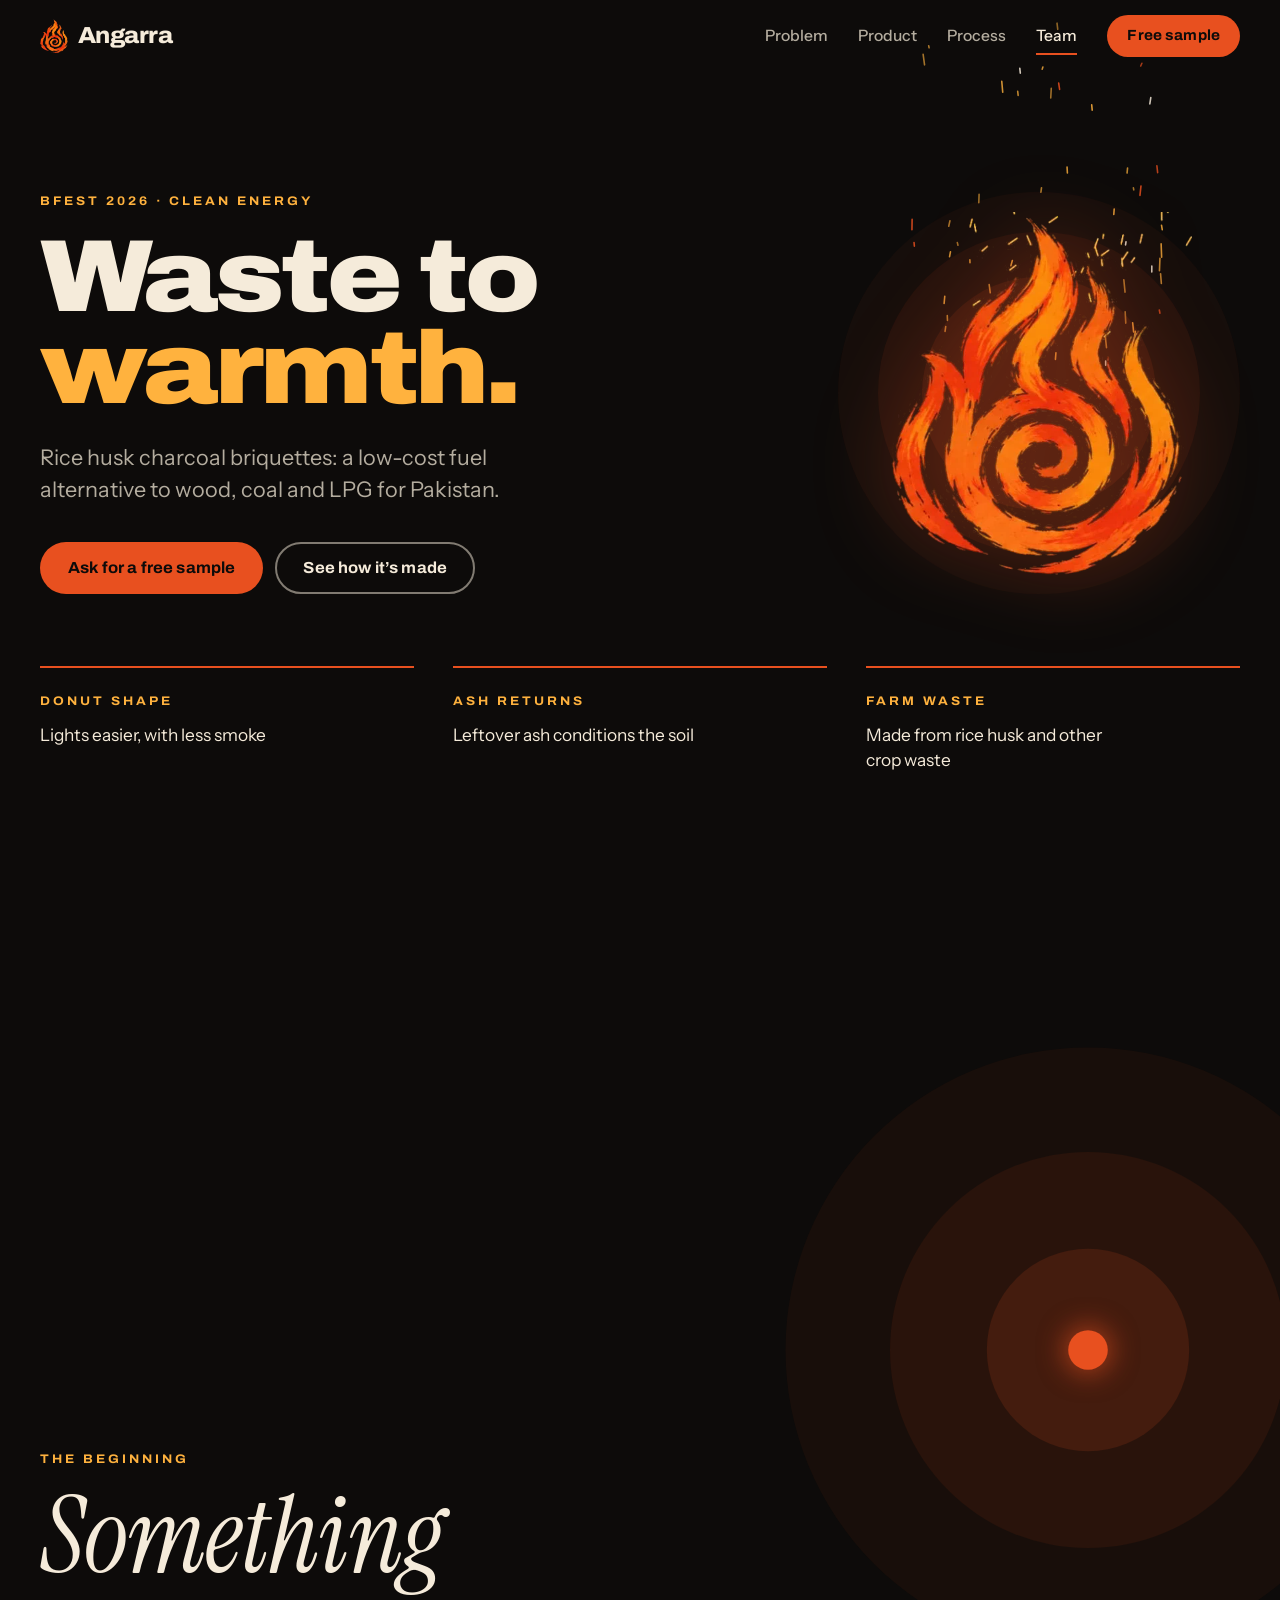
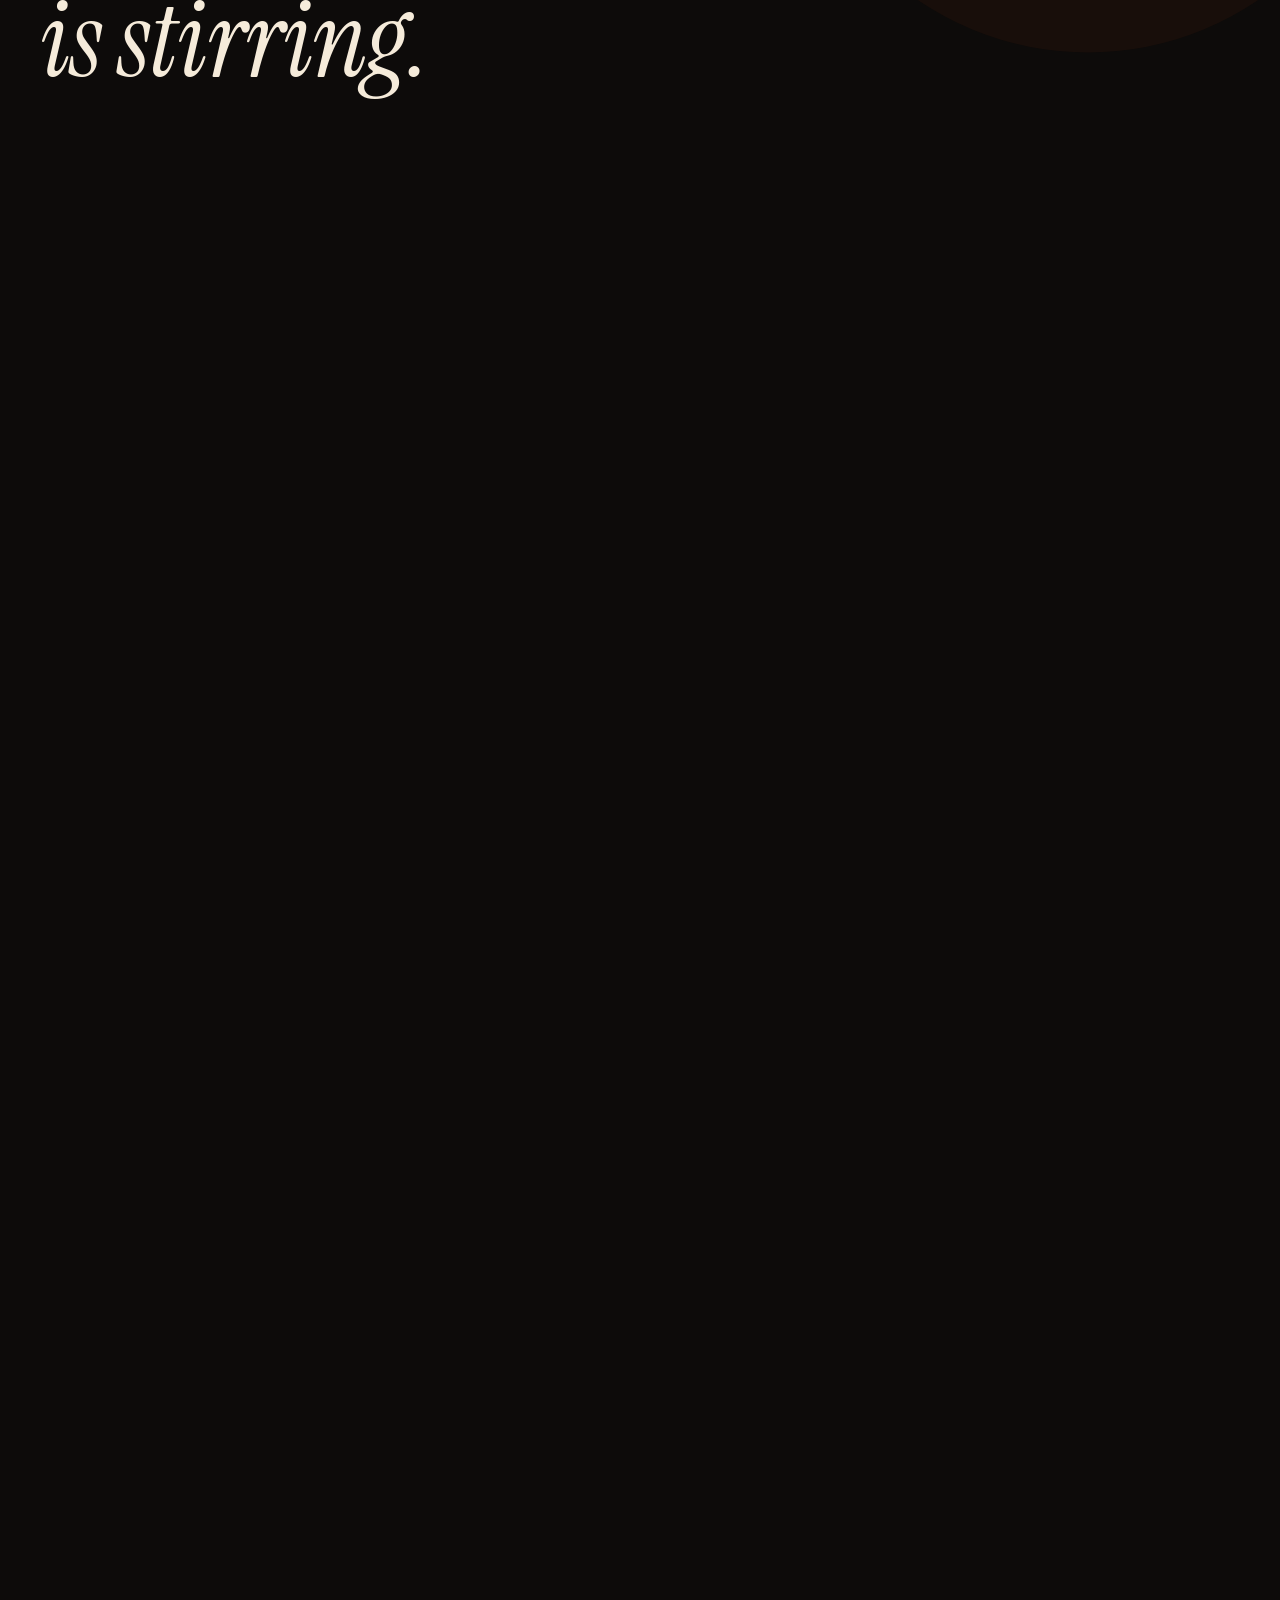
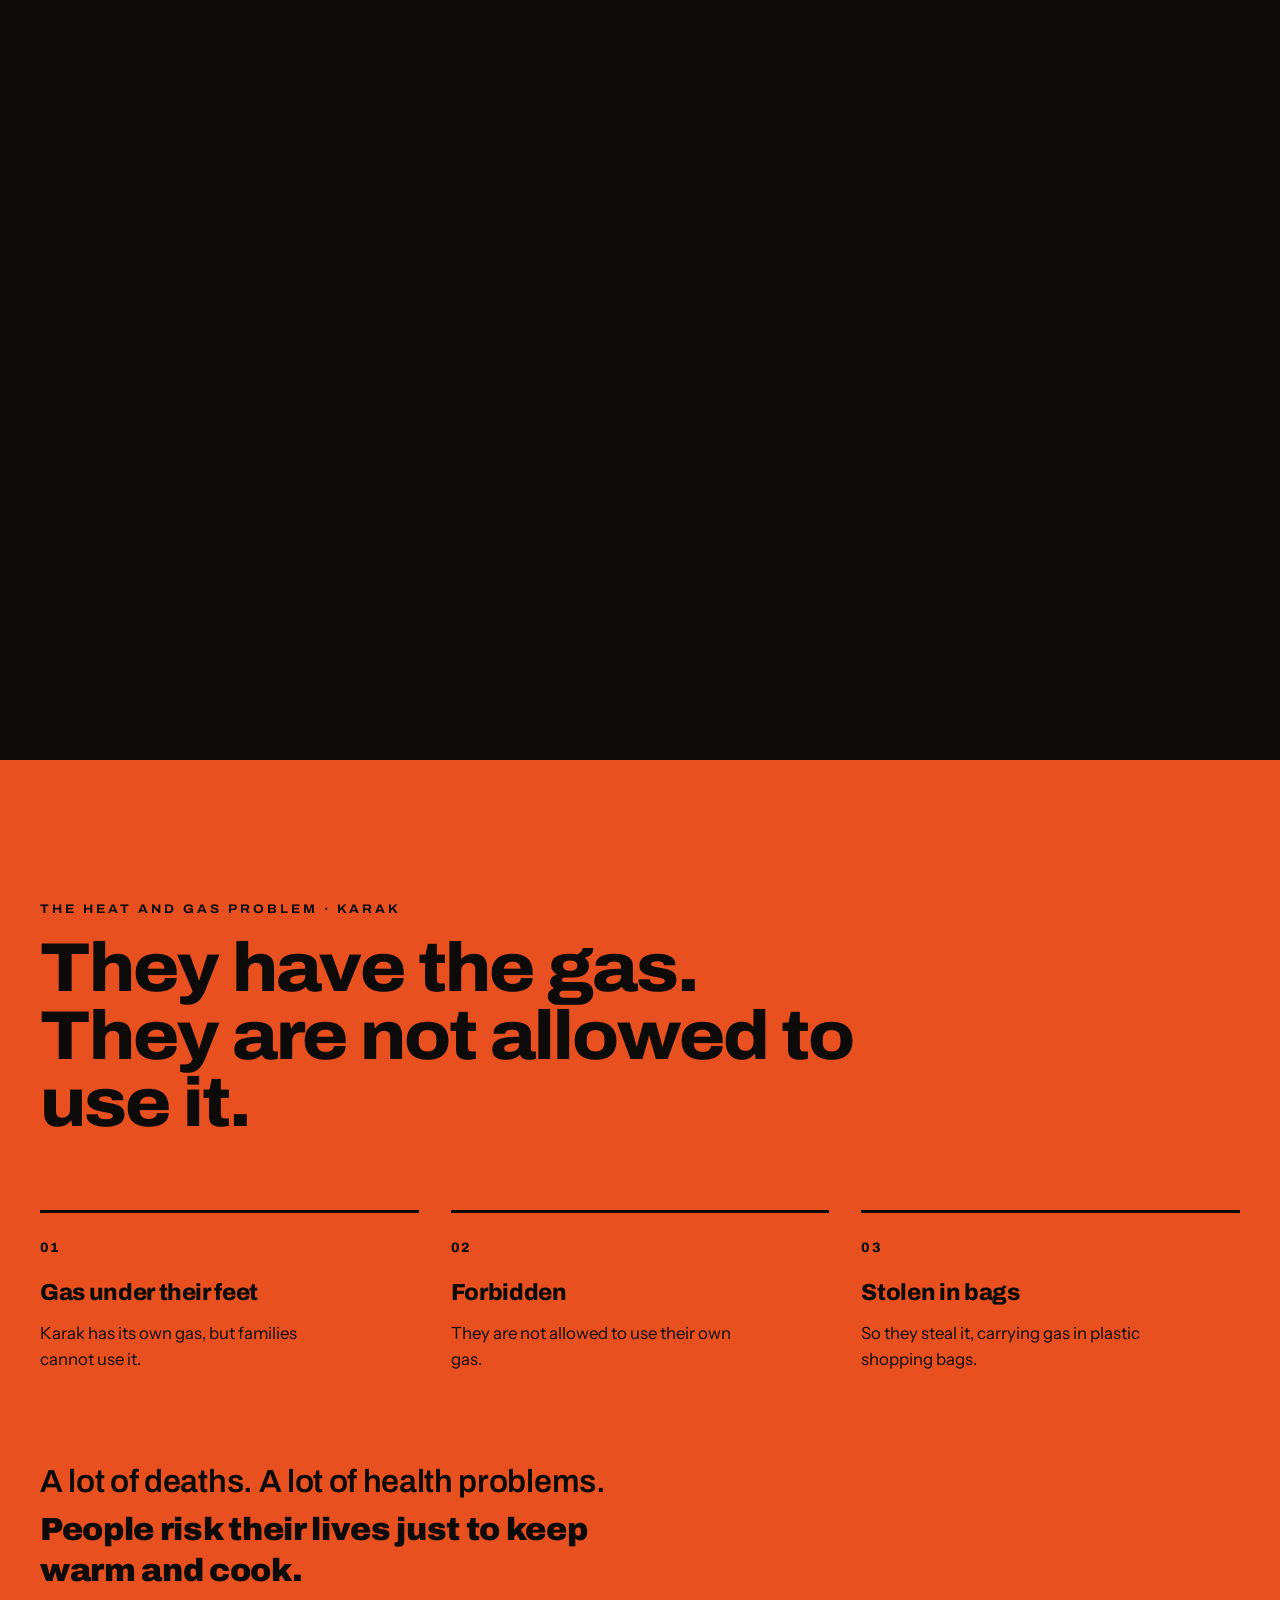
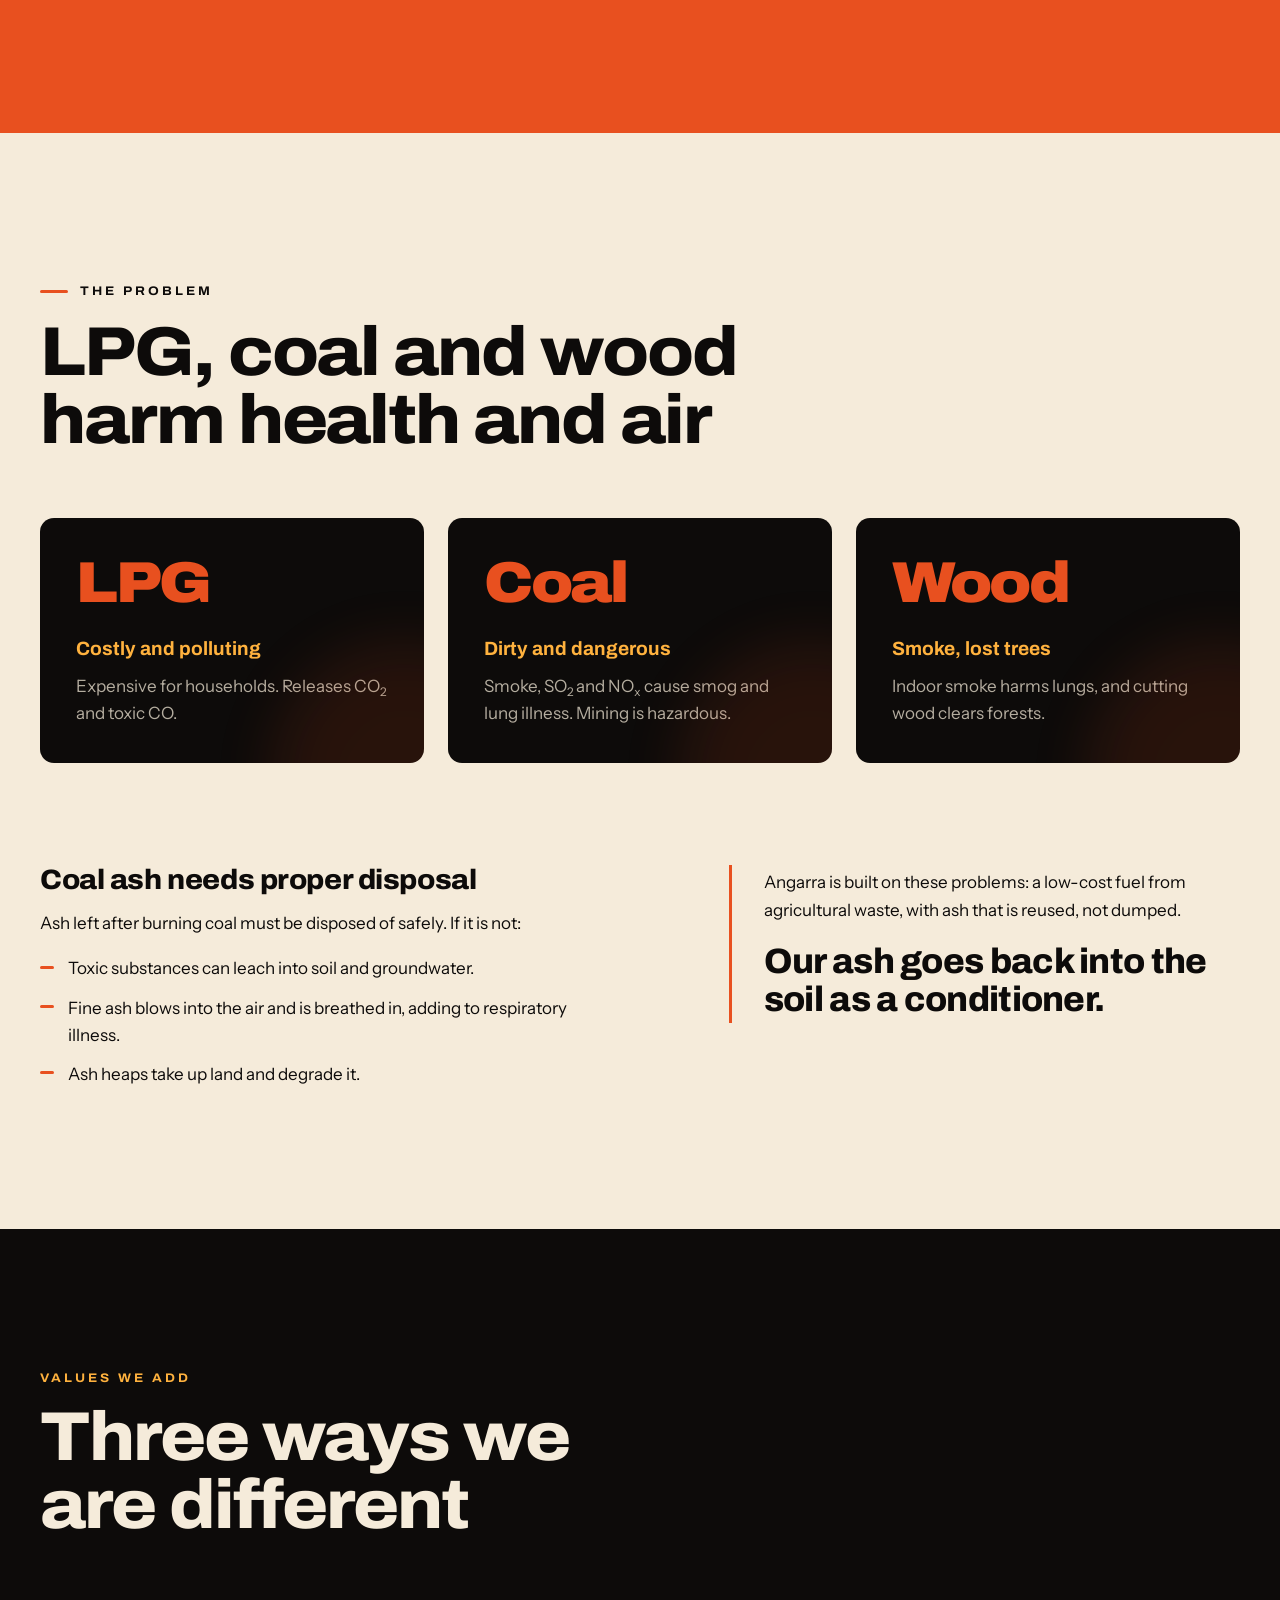
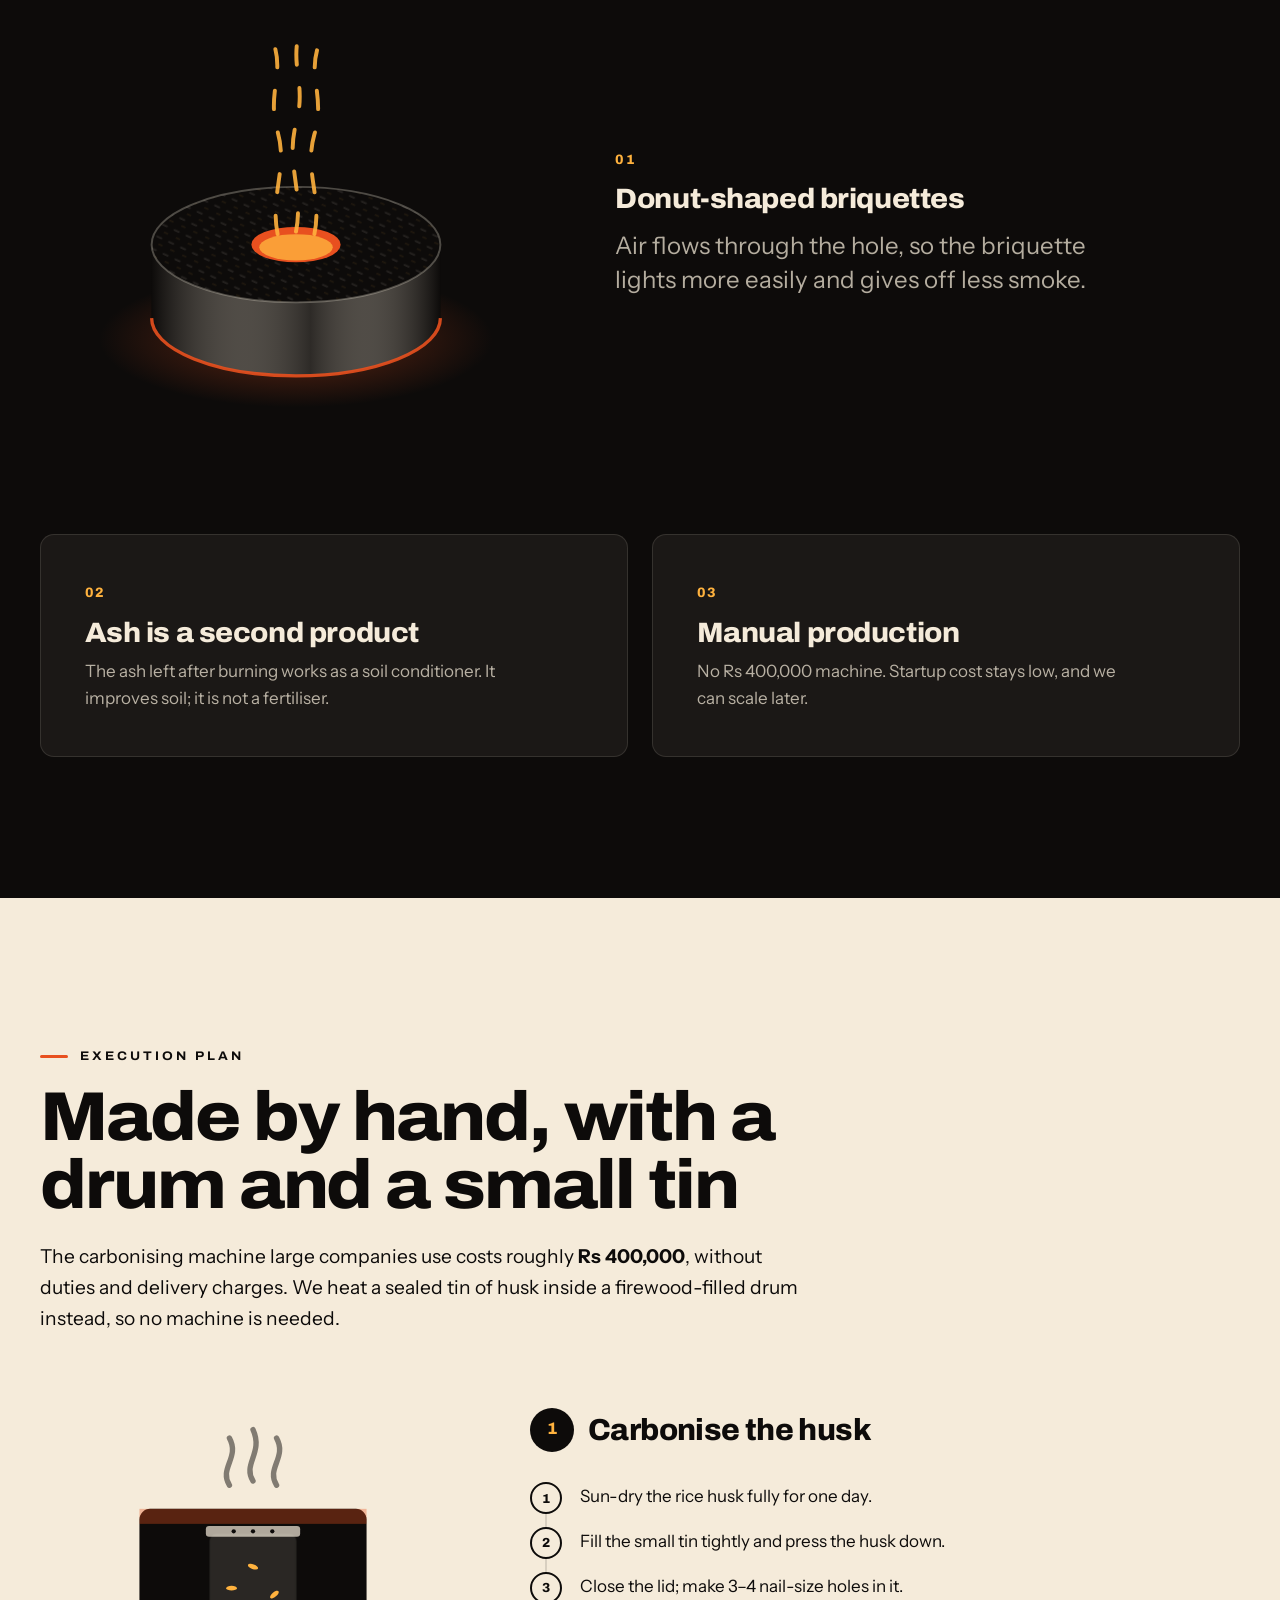
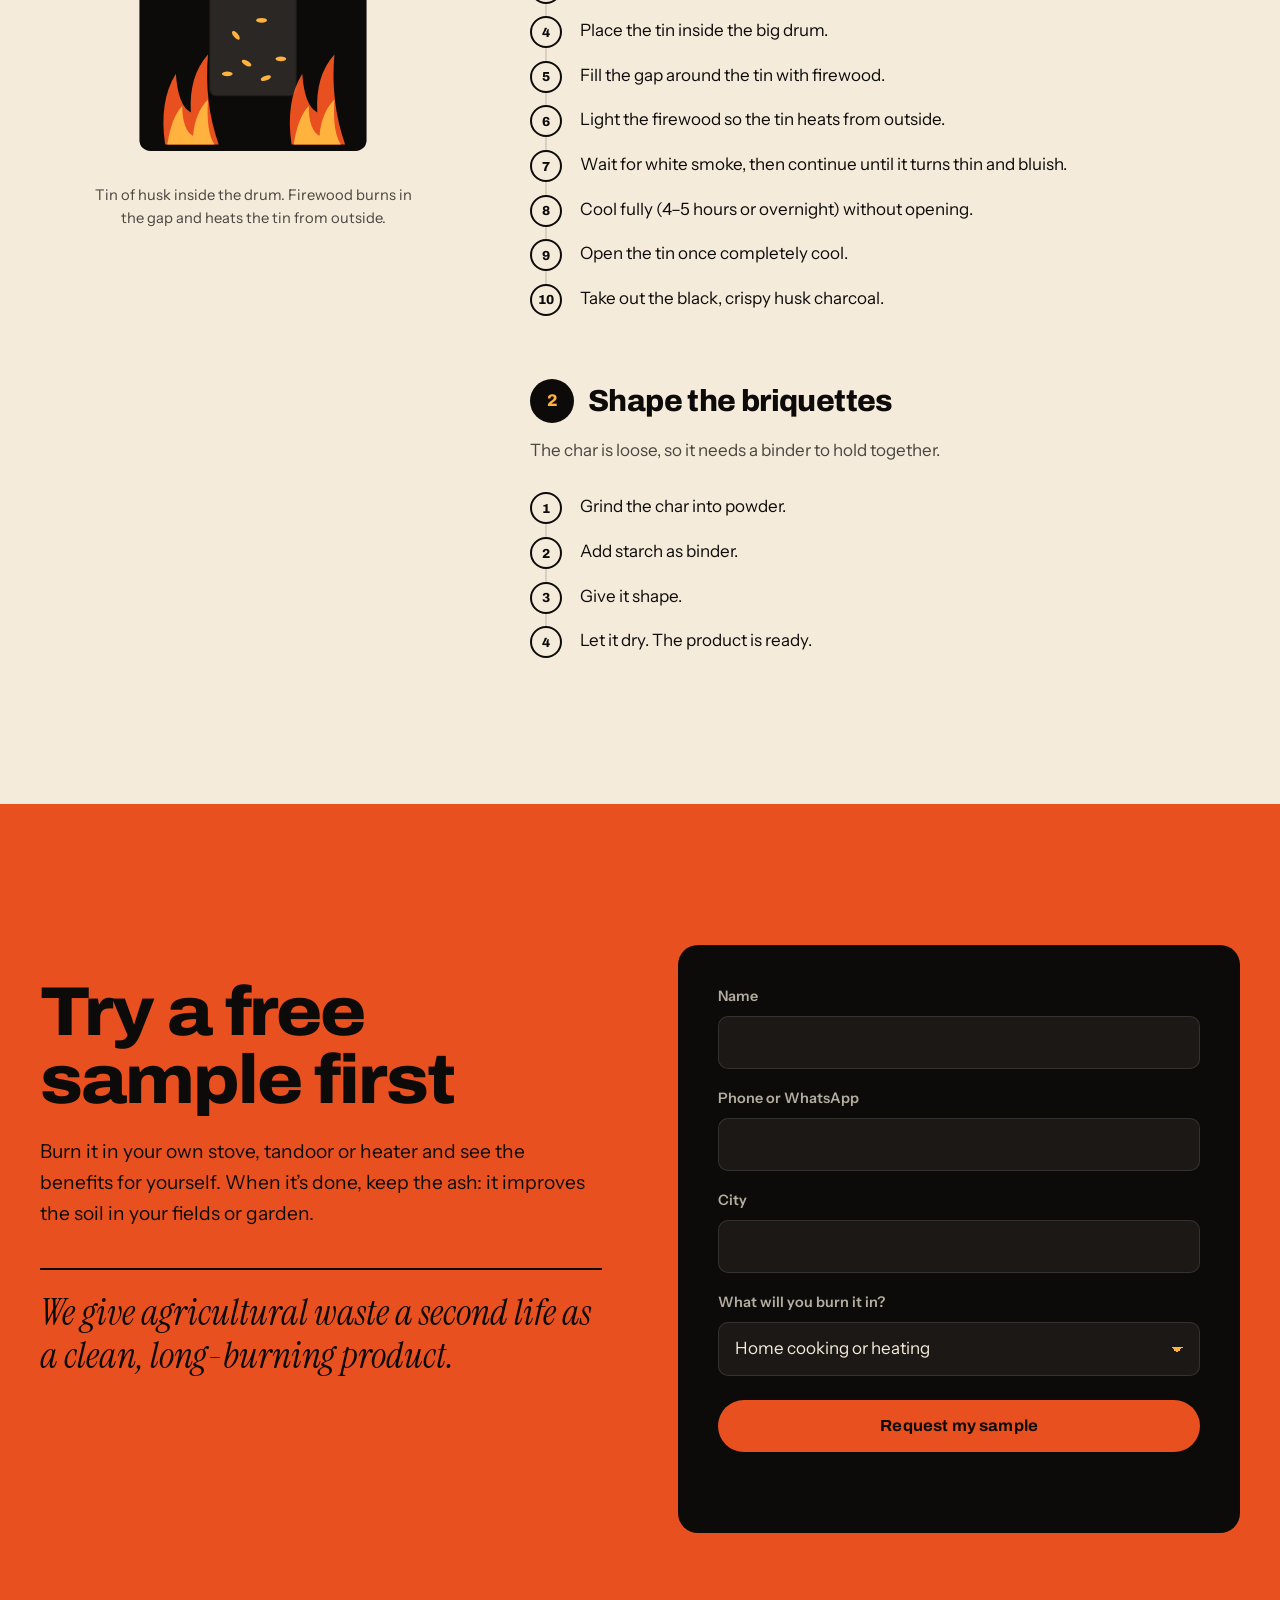
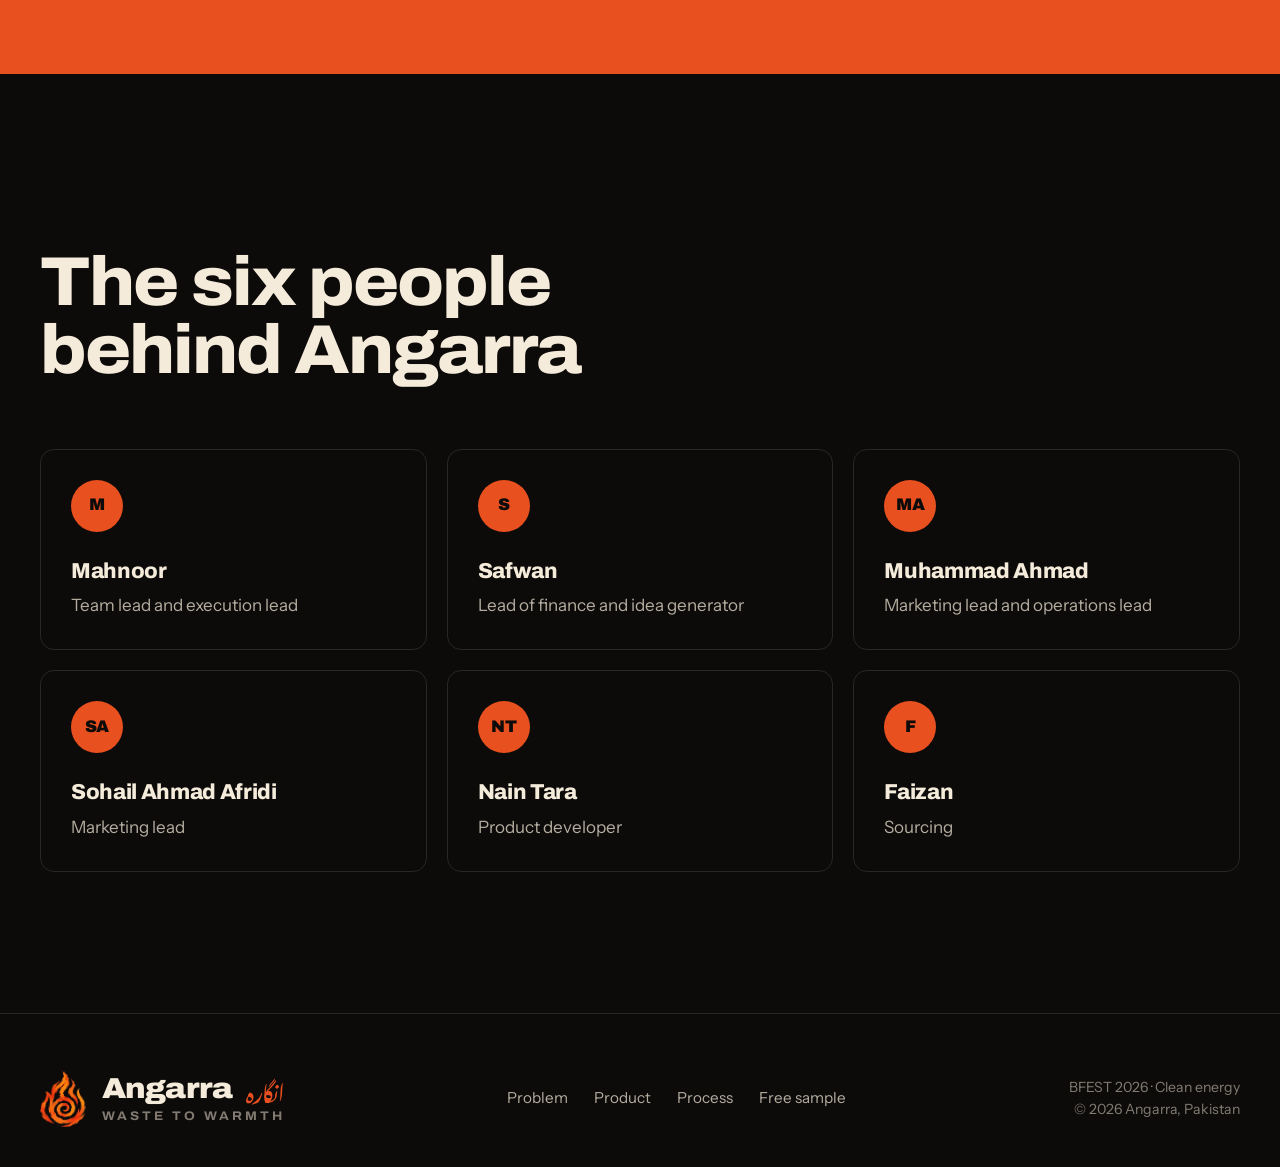
<file: index.html>
<!doctype html>
<html lang="en">
<head>
<meta charset="utf-8">
<meta name="viewport" content="width=device-width, initial-scale=1">
<title>Angarra · Rice husk charcoal briquettes | Waste to warmth</title>
<meta name="description" content="Angarra makes donut-shaped rice husk charcoal briquettes in Pakistan: a low-cost fuel alternative to wood, coal and LPG.">
<meta name="theme-color" content="#0D0B0A">
<meta name="color-scheme" content="dark light">

<meta property="og:type" content="website">
<meta property="og:site_name" content="Angarra">
<meta property="og:title" content="Angarra · Waste to warmth">
<meta property="og:description" content="Rice husk charcoal briquettes: a low-cost fuel alternative to wood, coal and LPG for Pakistan.">
<meta property="og:image" content="assets/og.jpg">
<meta property="og:image:width" content="1200">
<meta property="og:image:height" content="630">
<meta name="twitter:card" content="summary_large_image">

<link rel="icon" type="image/png" sizes="48x48" href="assets/favicon-48.png">
<link rel="apple-touch-icon" href="assets/apple-touch-icon.png">
<link rel="manifest" href="site.webmanifest">

<link rel="preload" href="fonts/archivo.woff2" as="font" type="font/woff2" crossorigin>
<link rel="preload" href="fonts/instrument-sans.woff2" as="font" type="font/woff2" crossorigin>
<link rel="preload" href="assets/flame.webp" as="image" type="image/webp" fetchpriority="high">
<link rel="stylesheet" href="styles.css">
<script>document.documentElement.classList.add('js')</script>
<script src="main.js" defer></script>

<script type="application/ld+json">
{
  "@context": "https://schema.org",
  "@type": "Product",
  "name": "Angarra rice husk charcoal briquettes",
  "brand": {"@type": "Brand", "name": "Angarra"},
  "description": "Donut-shaped charcoal briquettes made from rice husk and other crop waste.",
  "image": "assets/flame.webp"
}
</script>
</head>
<body>
<a class="skip" href="#main">Skip to content</a>

<header class="site-header" id="top">
  <div class="wrap header-row">
    <a class="brand" href="#top" aria-label="Angarra, back to top">
      <img src="assets/mark.webp" alt="" width="28" height="34">
      <span>Angarra</span>
    </a>
    <button class="nav-toggle" aria-expanded="false" aria-controls="nav" aria-label="Open menu">
      <span></span><span></span>
    </button>
    <nav id="nav" class="nav" aria-label="Main">
      <a href="#problem">Problem</a>
      <a href="#product">Product</a>
      <a href="#process">Process</a>
      <a href="#team">Team</a>
      <a class="btn btn-ember btn-sm" href="#sample">Free sample</a>
    </nav>
  </div>
</header>

<main id="main">

<!-- HERO -->
<section class="hero" aria-labelledby="hero-title">
  <canvas class="sparks" aria-hidden="true"></canvas>
  <div class="wrap hero-grid">
    <div class="hero-copy">
      <p class="label label-glow rv">BFEST 2026 · Clean energy</p>
      <h1 id="hero-title" class="display rv" style="--d:80ms">Waste to <span class="glow">warmth.</span></h1>
      <p class="lede rv" style="--d:160ms">Rice husk charcoal briquettes: a low-cost fuel alternative to wood, coal and LPG for Pakistan.</p>
      <div class="cta-row rv" style="--d:240ms">
        <a class="btn btn-ember" href="#sample">Ask for a free sample</a>
        <a class="btn btn-ghost" href="#process">See how it’s made</a>
      </div>
    </div>
    <div class="hero-art" aria-hidden="true">
      <div class="rings"><i></i><i></i><i></i></div>
      <img class="flame" src="assets/flame.webp" alt="" width="459" height="545" fetchpriority="high" decoding="async">
    </div>
  </div>
  <div class="wrap">
    <ul class="facts">
      <li class="rv"><span class="label label-glow">Donut shape</span><p>Lights easier, with less smoke</p></li>
      <li class="rv" style="--d:90ms"><span class="label label-glow">Ash returns</span><p>Leftover ash conditions the soil</p></li>
      <li class="rv" style="--d:180ms"><span class="label label-glow">Farm waste</span><p>Made from rice husk and other crop waste</p></li>
    </ul>
  </div>
</section>

<!-- TEASER SEQUENCE -->
<section class="story" aria-label="Launch story">
  <div class="story-pin">
    <div class="story-rings" aria-hidden="true">
      <i class="sr sr1"></i><i class="sr sr2"></i><i class="sr sr3"></i>
      <svg class="sr-arc" viewBox="0 0 200 200"><circle cx="100" cy="100" r="96" pathLength="100"/></svg>
      <i class="sr-core"></i>
    </div>
    <div class="story-lines wrap">
      <p class="story-line" data-step="0"><span class="label label-glow">The beginning</span><span class="serif">Something<br>is stirring.</span></p>
      <p class="story-line" data-step="1"><span class="label label-glow">A first clue</span><span class="serif">Born from<br>what was<br>left behind.</span></p>
      <p class="story-line" data-step="2"><span class="label label-glow">Get ready</span><span class="serif">The fire<br>has a <em class="glow">name.</em></span></p>
      <p class="story-line story-name" data-step="3"><span class="display">Angarra</span><span class="urdu" lang="ur" dir="rtl">انگارہ</span><span class="label">Urdu for a glowing ember</span></p>
    </div>
  </div>
</section>

<!-- KARAK -->
<section class="karak" aria-labelledby="karak-title">
  <div class="wrap">
    <p class="label rv">The heat and gas problem · Karak</p>
    <h2 id="karak-title" class="h2 rv" style="--d:80ms">They have the gas.<br>They are not allowed to use it.</h2>
    <ol class="karak-steps">
      <li class="rv"><span class="num">01</span><h3>Gas under their feet</h3><p>Karak has its own gas, but families cannot use it.</p></li>
      <li class="rv" style="--d:90ms"><span class="num">02</span><h3>Forbidden</h3><p>They are not allowed to use their own gas.</p></li>
      <li class="rv" style="--d:180ms"><span class="num">03</span><h3>Stolen in bags</h3><p>So they steal it, carrying gas in plastic shopping bags.</p></li>
    </ol>
    <p class="karak-close rv">A lot of deaths. A lot of health problems. <strong>People risk their lives just to keep warm and cook.</strong></p>
  </div>
</section>

<!-- PROBLEM -->
<section class="problem light" id="problem" aria-labelledby="problem-title">
  <div class="wrap">
    <p class="label label-dash rv">The problem</p>
    <h2 id="problem-title" class="h2 rv" style="--d:80ms">LPG, coal and wood harm health and air</h2>
    <div class="fuel-grid">
      <article class="fuel rv">
        <span class="fuel-tag">LPG</span>
        <h3>Costly and polluting</h3>
        <p>Expensive for households. Releases CO<sub>2</sub> and toxic CO.</p>
      </article>
      <article class="fuel rv" style="--d:90ms">
        <span class="fuel-tag">Coal</span>
        <h3>Dirty and dangerous</h3>
        <p>Smoke, SO<sub>2</sub> and NO<sub>x</sub> cause smog and lung illness. Mining is hazardous.</p>
      </article>
      <article class="fuel rv" style="--d:180ms">
        <span class="fuel-tag">Wood</span>
        <h3>Smoke, lost trees</h3>
        <p>Indoor smoke harms lungs, and cutting wood clears forests.</p>
      </article>
    </div>

    <div class="ash-split">
      <div class="rv">
        <h3 class="h3">Coal ash needs proper disposal</h3>
        <p>Ash left after burning coal must be disposed of safely. If it is not:</p>
        <ul class="ticks">
          <li>Toxic substances can leach into soil and groundwater.</li>
          <li>Fine ash blows into the air and is breathed in, adding to respiratory illness.</li>
          <li>Ash heaps take up land and degrade it.</li>
        </ul>
      </div>
      <aside class="ash-answer rv" style="--d:120ms">
        <p>Angarra is built on these problems: a low-cost fuel from agricultural waste, with ash that is reused, not dumped.</p>
        <p class="ash-big">Our ash goes back into the soil as a conditioner.</p>
      </aside>
    </div>
  </div>
</section>

<!-- PRODUCT -->
<section class="product" id="product" aria-labelledby="product-title">
  <div class="wrap">
    <p class="label label-glow rv">Values we add</p>
    <h2 id="product-title" class="h2 rv" style="--d:80ms">Three ways we are different</h2>

    <div class="donut-row">
      <figure class="donut-fig rv" aria-hidden="true">
        <svg viewBox="0 0 320 320" class="donut-svg">
          <defs>
            <radialGradient id="dglow" cx="50%" cy="50%" r="50%">
              <stop offset="0%" stop-color="#E8501F" stop-opacity=".55"/>
              <stop offset="55%" stop-color="#E8501F" stop-opacity=".18"/>
              <stop offset="100%" stop-color="#E8501F" stop-opacity="0"/>
            </radialGradient>
            <linearGradient id="dside" x1="0" x2="1">
              <stop offset="0" stop-color="#0D0B0A"/>
              <stop offset=".55" stop-color="#F5EBDA" stop-opacity=".14"/>
              <stop offset="1" stop-color="#0D0B0A"/>
            </linearGradient>
            <pattern id="grain" width="10" height="10" patternUnits="userSpaceOnUse" patternTransform="rotate(25)">
              <rect width="10" height="10" fill="#0D0B0A"/>
              <rect x="1" y="2" width="5" height="1.5" rx=".75" fill="#F5EBDA" opacity=".09"/>
              <rect x="5" y="7" width="3.5" height="1.3" rx=".6" fill="#FFB23E" opacity=".08"/>
            </pattern>
          </defs>
          <ellipse class="donut-heat" cx="160" cy="250" rx="150" ry="52" fill="url(#dglow)"/>
          <path d="M50 178 v56 a110 44 0 0 0 220 0 v-56 z" fill="#0D0B0A"/>
          <path d="M50 178 v56 a110 44 0 0 0 220 0 v-56 z" fill="url(#dside)"/>
          <path d="M50 234 a110 44 0 0 0 220 0" fill="none" stroke="#E8501F" stroke-width="2.5" opacity=".9"/>
          <ellipse cx="160" cy="178" rx="110" ry="44" fill="url(#grain)" stroke="#F5EBDA" stroke-opacity=".28" stroke-width="1.5"/>
          <ellipse cx="160" cy="178" rx="34" ry="13.5" fill="#E8501F"/>
          <ellipse cx="160" cy="180" rx="28" ry="10" fill="#FFB23E" opacity=".8"/>
          <g class="airflow" stroke="#FFB23E" stroke-width="3" stroke-linecap="round" fill="none">
            <path d="M146 170 C140 140 154 120 146 92 S150 50 144 28"/>
            <path d="M160 168 C166 138 152 116 160 86 S156 44 162 18"/>
            <path d="M174 170 C180 142 166 122 174 94 S170 52 176 30"/>
          </g>
        </svg>
        <figcaption class="sr-only">A donut-shaped briquette with hot air rising through the centre hole.</figcaption>
      </figure>
      <div class="donut-copy rv" style="--d:100ms">
        <span class="num num-glow">01</span>
        <h3 class="h3">Donut-shaped briquettes</h3>
        <p class="big">Air flows through the hole, so the briquette lights more easily and gives off less smoke.</p>
      </div>
    </div>

    <div class="duo">
      <article class="duo-card rv">
        <span class="num num-glow">02</span>
        <h3 class="h3">Ash is a second product</h3>
        <p>The ash left after burning works as a soil conditioner. It improves soil; it is not a fertiliser.</p>
      </article>
      <article class="duo-card rv" style="--d:100ms">
        <span class="num num-glow">03</span>
        <h3 class="h3">Manual production</h3>
        <p>No Rs 400,000 machine. Startup cost stays low, and we can scale later.</p>
      </article>
    </div>
  </div>
</section>

<!-- PROCESS -->
<section class="process light" id="process" aria-labelledby="process-title">
  <div class="wrap">
    <p class="label label-dash rv">Execution plan</p>
    <h2 id="process-title" class="h2 rv" style="--d:80ms">Made by hand, with a drum and a small tin</h2>
    <p class="intro rv" style="--d:140ms">The carbonising machine large companies use costs roughly <strong>Rs 400,000</strong>, without duties and delivery charges. We heat a sealed tin of husk inside a firewood-filled drum instead, so no machine is needed.</p>

    <div class="process-grid">
      <figure class="drum rv" aria-hidden="true">
        <svg viewBox="0 0 280 340">
          <g class="smoke" fill="none" stroke="#0D0B0A" stroke-linecap="round" stroke-width="5">
            <path d="M118 74 c-10-16 10-26 0-44"/><path d="M140 70 c-10-16 10-26 0-48"/><path d="M162 74 c-10-16 10-26 0-44"/>
          </g>
          <rect x="34" y="96" width="212" height="226" rx="10" fill="#0D0B0A"/>
          <rect x="34" y="96" width="212" height="14" fill="#E8501F" opacity=".35"/>
          <g class="fire" fill="#E8501F">
            <path d="M58 316 q-6-40 10-66 q2 30 14 36 q-2-34 16-54 q-4 44 10 84z"/>
            <path d="M176 316 q-6-40 10-66 q2 30 14 36 q-2-34 16-54 q-4 44 10 84z"/>
            <path class="fire-b" d="M60 316 q4-26 14-36 q0 22 10 28 q2-22 14-34 q-2 30 6 42z" fill="#FFB23E"/>
            <path class="fire-b" d="M178 316 q4-26 14-36 q0 22 10 28 q2-22 14-34 q-2 30 6 42z" fill="#FFB23E"/>
          </g>
          <rect x="100" y="120" width="80" height="150" rx="6" fill="#F5EBDA" opacity=".12" stroke="#F5EBDA" stroke-opacity=".5" stroke-width="2"/>
          <rect x="96" y="112" width="88" height="10" rx="3" fill="#F5EBDA" opacity=".7"/>
          <circle cx="122" cy="117" r="2" fill="#0D0B0A"/><circle cx="140" cy="117" r="2" fill="#0D0B0A"/><circle cx="158" cy="117" r="2" fill="#0D0B0A"/>
          <g class="husk" fill="#FFB23E">
            <ellipse cx="116" cy="250" rx="5" ry="2.2"/><ellipse cx="134" cy="240" rx="5" ry="2.2" transform="rotate(30 134 240)"/>
            <ellipse cx="152" cy="254" rx="5" ry="2.2" transform="rotate(-20 152 254)"/><ellipse cx="166" cy="236" rx="5" ry="2.2"/>
            <ellipse cx="124" cy="214" rx="5" ry="2.2" transform="rotate(50 124 214)"/><ellipse cx="148" cy="200" rx="5" ry="2.2"/>
            <ellipse cx="160" cy="176" rx="5" ry="2.2" transform="rotate(-40 160 176)"/><ellipse cx="120" cy="170" rx="5" ry="2.2"/>
            <ellipse cx="140" cy="150" rx="5" ry="2.2" transform="rotate(20 140 150)"/>
          </g>
        </svg>
        <figcaption>Tin of husk inside the drum. Firewood burns in the gap and heats the tin from outside.</figcaption>
      </figure>

      <div class="stages">
        <div class="stage rv">
          <h3 class="stage-title"><span class="num">1</span>Carbonise the husk</h3>
          <ol class="steps">
            <li>Sun-dry the rice husk fully for one day.</li>
            <li>Fill the small tin tightly and press the husk down.</li>
            <li>Close the lid; make 3–4 nail-size holes in it.</li>
            <li>Place the tin inside the big drum.</li>
            <li>Fill the gap around the tin with firewood.</li>
            <li>Light the firewood so the tin heats from outside.</li>
            <li>Wait for white smoke, then continue until it turns thin and bluish.</li>
            <li>Cool fully (4–5 hours or overnight) without opening.</li>
            <li>Open the tin once completely cool.</li>
            <li>Take out the black, crispy husk charcoal.</li>
          </ol>
        </div>
        <div class="stage rv">
          <h3 class="stage-title"><span class="num">2</span>Shape the briquettes</h3>
          <p class="stage-note">The char is loose, so it needs a binder to hold together.</p>
          <ol class="steps">
            <li>Grind the char into powder.</li>
            <li>Add starch as binder.</li>
            <li>Give it shape.</li>
            <li>Let it dry. The product is ready.</li>
          </ol>
        </div>
      </div>
    </div>
  </div>
</section>

<!-- SAMPLE CTA -->
<section class="sample" id="sample" aria-labelledby="sample-title">
  <div class="wrap sample-grid">
    <div class="sample-copy">
      <p class="label rv">Awareness, trial and ash return</p>
      <h2 id="sample-title" class="h2 rv" style="--d:80ms">Try a free sample first</h2>
      <p class="rv" style="--d:140ms">Burn it in your own stove, tandoor or heater and see the benefits for yourself. When it’s done, keep the ash: it improves the soil in your fields or garden.</p>
      <p class="sample-quote rv" style="--d:200ms">We give agricultural waste a second life as a clean, long-burning product.</p>
    </div>

    <form class="sample-form rv" name="sample" method="POST" data-netlify="true" netlify-honeypot="company" action="/thanks.html">
      <input type="hidden" name="form-name" value="sample">
      <p class="hp" aria-hidden="true"><label>Company <input name="company" tabindex="-1" autocomplete="off"></label></p>
      <div class="field">
        <label for="f-name">Name</label>
        <input id="f-name" name="name" autocomplete="name" required>
      </div>
      <div class="field">
        <label for="f-phone">Phone or WhatsApp</label>
        <input id="f-phone" name="phone" type="tel" inputmode="tel" autocomplete="tel" required>
      </div>
      <div class="field">
        <label for="f-city">City</label>
        <input id="f-city" name="city" autocomplete="address-level2">
      </div>
      <div class="field">
        <label for="f-use">What will you burn it in?</label>
        <select id="f-use" name="use">
          <option>Home cooking or heating</option>
          <option>Tandoor</option>
          <option>Roadside cooking (rehri)</option>
          <option>Hotel heater system</option>
          <option>Brick kiln</option>
        </select>
      </div>
      <button class="btn btn-soot" type="submit">Request my sample</button>
      <p class="form-status" role="status" aria-live="polite"></p>
    </form>
  </div>
</section>

<!-- TEAM -->
<section class="team" id="team" aria-labelledby="team-title">
  <div class="wrap">
    <p class="label label-glow rv">Our team</p>
    <h2 id="team-title" class="h2 rv" style="--d:80ms">The six people behind Angarra</h2>
    <ul class="team-grid">
      <li class="rv"><span class="initial" aria-hidden="true">M</span><h3>Mahnoor</h3><p>Team lead and execution lead</p></li>
      <li class="rv" style="--d:60ms"><span class="initial" aria-hidden="true">S</span><h3>Safwan</h3><p>Lead of finance and idea generator</p></li>
      <li class="rv" style="--d:120ms"><span class="initial" aria-hidden="true">MA</span><h3>Muhammad Ahmad</h3><p>Marketing lead and operations lead</p></li>
      <li class="rv" style="--d:180ms"><span class="initial" aria-hidden="true">SA</span><h3>Sohail Ahmad Afridi</h3><p>Marketing lead</p></li>
      <li class="rv" style="--d:240ms"><span class="initial" aria-hidden="true">NT</span><h3>Nain Tara</h3><p>Product developer</p></li>
      <li class="rv" style="--d:300ms"><span class="initial" aria-hidden="true">F</span><h3>Faizan</h3><p>Sourcing</p></li>
    </ul>
  </div>
</section>

</main>

<footer class="site-footer">
  <div class="wrap footer-grid">
    <div class="footer-brand">
      <img src="assets/mark.webp" alt="" width="56" height="69" loading="lazy">
      <div>
        <p class="footer-name">Angarra <span class="urdu" lang="ur" dir="rtl">انگارہ</span></p>
        <p class="label">Waste to warmth</p>
      </div>
    </div>
    <nav class="footer-nav" aria-label="Footer">
      <a href="#problem">Problem</a>
      <a href="#product">Product</a>
      <a href="#process">Process</a>
      <a href="#sample">Free sample</a>
    </nav>
    <p class="footer-meta">BFEST 2026 · Clean energy<br>© <span data-year>2026</span> Angarra, Pakistan</p>
  </div>
</footer>
</body>
</html>
</file>
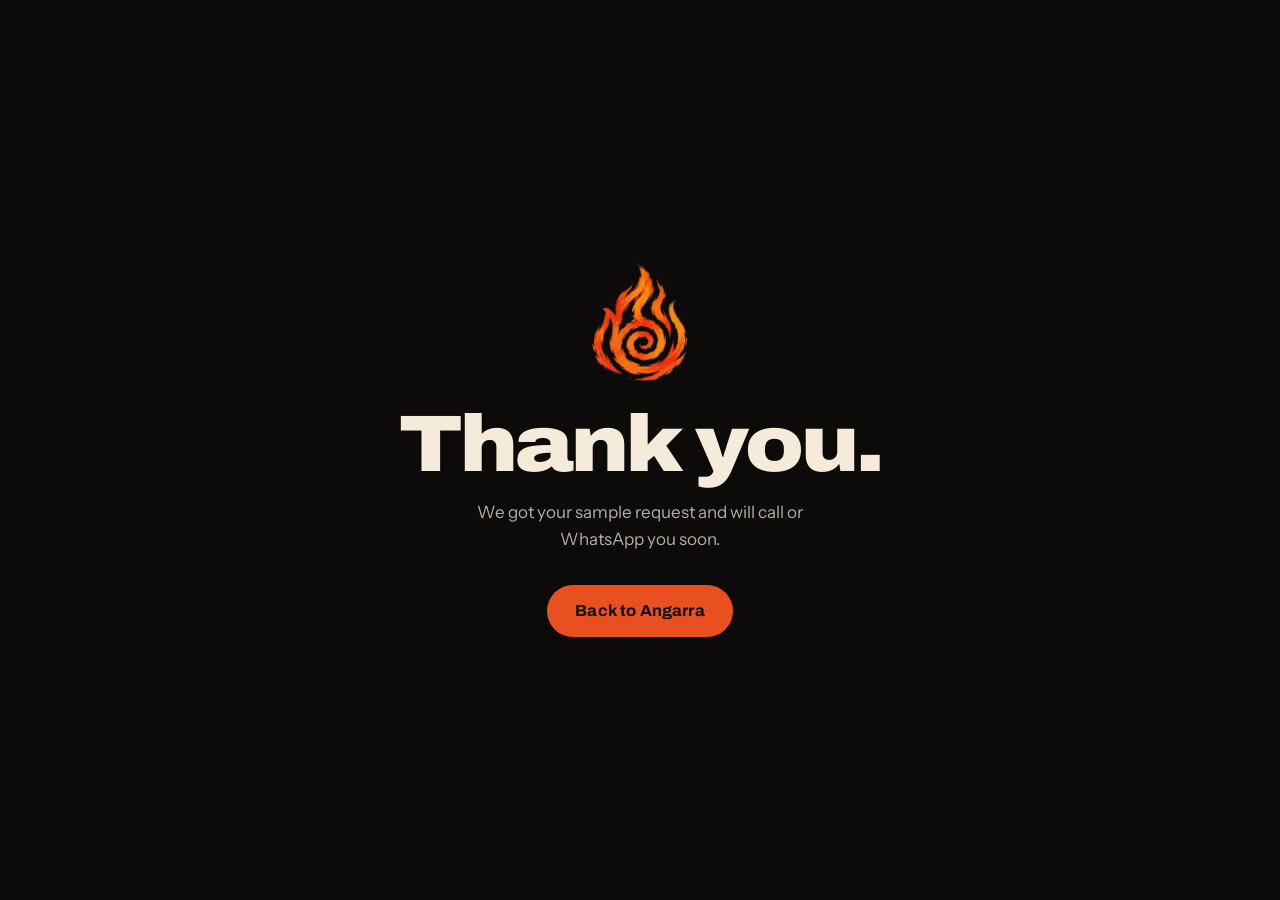
<file: thanks.html>
<!doctype html>
<html lang="en">
<head>
<meta charset="utf-8">
<meta name="viewport" content="width=device-width, initial-scale=1">
<title>Request received · Angarra</title>
<meta name="robots" content="noindex">
<meta name="theme-color" content="#0D0B0A">
<link rel="icon" type="image/png" sizes="48x48" href="/assets/favicon-48.png">
<link rel="stylesheet" href="/styles.css">
<style>.solo{min-height:100svh;display:grid;place-items:center;text-align:center;padding:40px 16px}.solo img{width:96px;margin:0 auto 28px}.solo h1{font-size:clamp(2.6rem,8vw,5rem)}.solo p{margin:18px auto 32px;max-width:34ch;color:var(--husk-70)}</style>
</head>
<body>
<main class="solo"><div>
<img src="/assets/mark.webp" alt="" width="96" height="118">
<h1 class="display">Thank you.</h1>
<p>We got your sample request and will call or WhatsApp you soon.</p>
<a class="btn btn-ember" href="/">Back to Angarra</a>
</div></main>
</body>
</html>
</file>
<file: styles.css>
/* Angarra · brand palette is the only colour source.
   Husk #F5EBDA · Ember #E8501F · Glow #FFB23E · Soot #0D0B0A
   Tints below are the same four colours at lower opacity. */

@font-face{font-family:"Archivo";src:url(fonts/archivo.woff2) format("woff2");font-weight:600 900;font-stretch:100% 112%;font-display:swap}
@font-face{font-family:"Instrument Sans";src:url(fonts/instrument-sans.woff2) format("woff2");font-weight:400 700;font-display:swap}
@font-face{font-family:"Instrument Serif";src:url(fonts/instrument-serif-italic.woff2) format("woff2");font-style:italic;font-weight:400;font-display:swap}
@font-face{font-family:"Angarra Urdu";src:url(fonts/urdu.woff2) format("woff2");font-weight:700;font-display:swap}

:root{
  --husk:#F5EBDA; --ember:#E8501F; --glow:#FFB23E; --soot:#0D0B0A;
  --husk-70:rgb(245 235 218 / .72); --husk-50:rgb(245 235 218 / .5); --husk-12:rgb(245 235 218 / .12); --husk-06:rgb(245 235 218 / .06);
  --soot-70:rgb(13 11 10 / .74); --soot-12:rgb(13 11 10 / .12); --soot-06:rgb(13 11 10 / .06);
  --ember-20:rgb(232 80 31 / .2); --ember-10:rgb(232 80 31 / .1);
  --glow-20:rgb(255 178 62 / .2);

  --f-display:"Archivo","Arial Black",system-ui,sans-serif;
  --f-body:"Instrument Sans",system-ui,-apple-system,"Segoe UI",Roboto,sans-serif;
  --f-serif:"Instrument Serif",Georgia,serif;
  --f-urdu:"Angarra Urdu","Noto Nastaliq Urdu","Jameel Noori Nastaleeq",serif;

  --wrap:1200px; --gutter:clamp(16px,4vw,40px);
  --sec:clamp(80px,11vw,152px);
  --r:14px;
  --ease:cubic-bezier(.2,.7,.2,1);
}

*,*::before,*::after{box-sizing:border-box}
html{-webkit-text-size-adjust:100%;scroll-behavior:smooth;scroll-padding-top:76px}
body{margin:0;background:var(--soot);color:var(--husk);font:400 1.0625rem/1.6 var(--f-body);-webkit-font-smoothing:antialiased;text-rendering:optimizeLegibility;overflow-x:hidden}
img,svg,canvas{display:block;max-width:100%}
h1,h2,h3,p,ul,ol,dl,dd,figure{margin:0}
ul,ol{padding:0;list-style:none}
a{color:inherit}
button,input,select{font:inherit;color:inherit}
:focus-visible{outline:3px solid var(--glow);outline-offset:3px;border-radius:4px}
.light :focus-visible,.sample :focus-visible{outline-color:var(--soot)}

.wrap{width:100%;max-width:calc(var(--wrap) + var(--gutter)*2);margin-inline:auto;padding-inline:var(--gutter)}
.sr-only{position:absolute;width:1px;height:1px;padding:0;margin:-1px;overflow:hidden;clip:rect(0 0 0 0);white-space:nowrap;border:0}
.skip{position:absolute;left:12px;top:-60px;z-index:100;background:var(--glow);color:var(--soot);padding:10px 16px;border-radius:8px;font-weight:600;text-decoration:none;transition:top .2s}
.skip:focus{top:12px}

/* ---------- type ---------- */
.display{font-family:var(--f-display);font-weight:900;font-stretch:112%;letter-spacing:-.035em;line-height:.9}
.h2{font-family:var(--f-display);font-weight:800;font-stretch:108%;font-size:clamp(2.1rem,5.4vw,4.4rem);line-height:.98;letter-spacing:-.03em;max-width:18ch;text-wrap:balance}
.h3{font-family:var(--f-display);font-weight:800;font-stretch:104%;font-size:clamp(1.35rem,2.4vw,1.75rem);line-height:1.1;letter-spacing:-.015em}
.label{font-family:var(--f-display);font-weight:700;font-stretch:108%;font-size:.78rem;letter-spacing:.24em;text-transform:uppercase;line-height:1.3}
.label-glow{color:var(--glow)}
.label-dash{display:inline-flex;align-items:center;gap:12px}
.label-dash::before{content:"";width:28px;height:3px;background:var(--ember);border-radius:2px}
.glow{color:var(--glow)}
.serif{font-family:var(--f-serif);font-style:italic;font-weight:400}
.urdu{font-family:var(--f-urdu);font-weight:700;color:var(--ember);line-height:2}
.num{font-family:var(--f-display);font-weight:800;font-size:.85rem;letter-spacing:.1em;font-variant-numeric:tabular-nums}
.num-glow{color:var(--glow)}
section .label + .h2{margin-top:18px}

/* ---------- buttons ---------- */
.btn{display:inline-flex;align-items:center;justify-content:center;gap:10px;min-height:52px;padding:0 26px;border-radius:999px;border:2px solid transparent;font-family:var(--f-display);font-weight:700;font-stretch:104%;font-size:1rem;letter-spacing:.01em;text-decoration:none;cursor:pointer;transition:transform .25s var(--ease),background-color .25s,color .25s,border-color .25s,box-shadow .25s}
.btn:active{transform:scale(.97)}
.btn-ember{background:var(--ember);color:var(--soot)}
.btn-ember:hover{background:var(--glow);box-shadow:0 10px 40px -8px rgb(232 80 31 / .6)}
.btn-ghost{border-color:var(--husk-50);color:var(--husk)}
.btn-ghost:hover{border-color:var(--glow);color:var(--glow)}
.btn-soot{background:var(--soot);color:var(--husk)}
.btn-soot:hover{background:var(--husk);color:var(--soot)}
.btn-sm{min-height:42px;padding:0 18px;font-size:.92rem}

/* ---------- header ---------- */
.site-header{position:fixed;inset:0 0 auto;z-index:50;transition:background-color .3s,box-shadow .3s,transform .35s var(--ease)}
.site-header.scrolled{background:rgb(13 11 10 / .86);backdrop-filter:blur(12px);-webkit-backdrop-filter:blur(12px);box-shadow:0 1px 0 var(--husk-12)}
.site-header.hide{transform:translateY(-100%)}
.header-row{display:flex;align-items:center;justify-content:space-between;height:72px}
.brand{display:flex;align-items:center;gap:10px;text-decoration:none;font-family:var(--f-display);font-weight:800;font-stretch:106%;font-size:1.45rem;letter-spacing:-.025em}
.brand img{width:28px;height:auto}
.nav{display:flex;align-items:center;gap:30px}
.nav a:not(.btn){text-decoration:none;font-weight:500;font-size:.98rem;color:var(--husk-70);position:relative;padding:6px 0;transition:color .2s}
.nav a:not(.btn)::after{content:"";position:absolute;left:0;right:0;bottom:0;height:2px;background:var(--ember);transform:scaleX(0);transform-origin:left;transition:transform .3s var(--ease)}
.nav a:not(.btn):hover,.nav a.active{color:var(--husk)}
.nav a:not(.btn):hover::after,.nav a.active::after{transform:scaleX(1)}
.nav-toggle{display:none}

@media (max-width:860px){
  .nav-toggle{display:grid;place-content:center;gap:7px;width:46px;height:46px;border:0;background:transparent;cursor:pointer;z-index:2;margin-right:-10px}
  .nav-toggle span{display:block;width:24px;height:2px;background:var(--husk);border-radius:2px;transition:transform .3s var(--ease)}
  .nav-toggle[aria-expanded="true"] span:first-child{transform:translateY(4.5px) rotate(45deg)}
  .nav-toggle[aria-expanded="true"] span:last-child{transform:translateY(-4.5px) rotate(-45deg)}
  .nav{position:fixed;inset:0;flex-direction:column;justify-content:center;gap:10px;background:var(--soot);padding:90px var(--gutter) 40px;opacity:0;visibility:hidden;transition:opacity .3s,visibility 0s .3s}
  .nav.open{opacity:1;visibility:visible;transition:opacity .3s}
  .nav a:not(.btn){font-family:var(--f-display);font-weight:800;font-size:2rem;color:var(--husk)}
  .nav .btn{margin-top:20px;min-height:54px;font-size:1.05rem;padding:0 30px}
  body.menu-open{overflow:hidden}
}

/* ---------- hero ---------- */
.hero{position:relative;min-height:100svh;padding:120px 0 56px;display:flex;flex-direction:column;justify-content:center;overflow:hidden;isolation:isolate}
.sparks{position:absolute;inset:0;width:100%;height:100%;z-index:-1;pointer-events:none}
.hero-grid{display:grid;grid-template-columns:1.3fr .7fr;align-items:center;gap:clamp(24px,4vw,64px)}
.hero h1{font-size:clamp(3.2rem,8vw,7.4rem);margin-top:22px}
.lede{margin-top:26px;max-width:34ch;font-size:clamp(1.1rem,1.7vw,1.35rem);line-height:1.5;color:var(--husk-70)}
.cta-row{display:flex;flex-wrap:wrap;gap:12px;margin-top:36px}
.hero-art{position:relative;aspect-ratio:1;display:grid;place-items:center}
.flame{position:relative;width:76%;height:auto;transform-origin:50% 85%;animation:flicker 3.2s ease-in-out infinite;filter:drop-shadow(0 0 40px rgb(232 80 31 / .35))}
.rings{position:absolute;inset:0;display:grid;place-items:center}
.rings i{position:absolute;border-radius:50%;background:var(--ember);opacity:.07;animation:breathe 6s ease-in-out infinite}
.rings i:nth-child(1){width:100%;height:100%;opacity:.045}
.rings i:nth-child(2){width:80%;height:80%;animation-delay:-2s}
.rings i:nth-child(3){width:58%;height:58%;opacity:.1;animation-delay:-4s}
@keyframes flicker{
  0%,100%{transform:scale(1) skewX(0)}
  25%{transform:scale(1.015,1.03) skewX(-.8deg)}
  50%{transform:scale(.995,1.01) skewX(.6deg)}
  75%{transform:scale(1.01,1.035) skewX(-.4deg)}
}
@keyframes breathe{0%,100%{transform:scale(1)}50%{transform:scale(1.04)}}

.facts{display:grid;grid-template-columns:repeat(3,1fr);gap:clamp(16px,3vw,40px);margin-top:clamp(40px,6vw,72px)}
.facts li{border-top:2px solid var(--ember);padding-top:18px}
.facts p{margin-top:10px;font-size:1.08rem;line-height:1.4;max-width:22ch}

@media (max-width:860px){
  .hero{padding-top:96px}
  .hero-grid{grid-template-columns:1fr}
  .hero-art{order:-1;width:min(64vw,320px);margin:0 auto -8px}
  .hero-copy{text-align:left}
  .facts{grid-template-columns:1fr;gap:20px}
  .facts li{display:grid;grid-template-columns:9.5rem 1fr;gap:12px;align-items:baseline;padding-top:14px}
  .facts p{margin-top:0}
}
@media (max-width:420px){.facts li{grid-template-columns:1fr;gap:6px}}

/* ---------- story / teaser ---------- */
.story{position:relative;height:340vh;background:var(--soot)}
.story-pin{position:sticky;top:0;height:100svh;overflow:hidden;display:grid;place-items:center}
.story-rings{position:absolute;width:min(130vmin,1100px);aspect-ratio:1;right:-28%;top:50%;translate:0 -50%;display:grid;place-items:center}
.sr,.sr-core{position:absolute;border-radius:50%;transition:transform 1.1s var(--ease),opacity 1.1s var(--ease)}
.sr{background:var(--ember)}
.sr1{width:100%;height:100%;opacity:.05;transform:scale(.55)}
.sr2{width:72%;height:72%;opacity:.08;transform:scale(.5)}
.sr3{width:46%;height:46%;opacity:.14;transform:scale(.4)}
.sr-core{width:6%;height:6%;background:var(--ember);box-shadow:0 0 40px 10px rgb(232 80 31 / .5);transform:scale(.6)}
.sr-arc{position:absolute;width:58%;height:58%;transform:rotate(-90deg);opacity:0;transition:opacity .8s}
.sr-arc circle{fill:var(--soot);stroke:var(--glow);stroke-width:1.2;stroke-dasharray:100;stroke-dashoffset:100;transition:stroke-dashoffset 1.6s var(--ease)}
.story[data-step="1"] .sr1{transform:scale(.8)}
.story[data-step="1"] .sr2{transform:scale(.85)}
.story[data-step="1"] .sr3{transform:scale(.9);opacity:.3}
.story[data-step="1"] .sr-core{transform:scale(2.2);opacity:.6}
.story[data-step="2"] .sr1,.story[data-step="3"] .sr1{transform:scale(1)}
.story[data-step="2"] .sr2,.story[data-step="3"] .sr2{transform:scale(1)}
.story[data-step="2"] .sr3,.story[data-step="3"] .sr3{transform:scale(1)}
.story[data-step="2"] .sr-arc,.story[data-step="3"] .sr-arc{opacity:1}
.story[data-step="2"] .sr-arc circle{stroke-dashoffset:72}
.story[data-step="3"] .sr-arc circle{stroke-dashoffset:0}
.story[data-step="2"] .sr-core,.story[data-step="3"] .sr-core{transform:scale(.4);opacity:.9}

.story-lines{position:relative;height:100%;display:grid;align-items:end;padding-bottom:clamp(64px,12vh,140px)}
.story-line{grid-area:1/1;display:flex;flex-direction:column;gap:18px;opacity:0;transform:translateY(28px);transition:opacity .7s var(--ease),transform .7s var(--ease);pointer-events:none}
.story-line .serif{font-size:clamp(3rem,8.4vw,6.6rem);line-height:.98;letter-spacing:-.01em}
.story-line em{font-style:italic}
.story[data-step="0"] [data-step="0"],.story[data-step="1"] [data-step="1"],.story[data-step="2"] [data-step="2"],.story[data-step="3"] [data-step="3"]{opacity:1;transform:none}
.story-name{align-items:flex-start}
.story-name .display{font-size:clamp(4rem,13vw,10.5rem)}
.story-name .urdu{font-size:clamp(2.6rem,6vw,4.4rem);line-height:1.6;margin-top:-6px}
.story-name .label{color:var(--husk-50)}
@media (max-width:860px){.story-rings{right:-55%;width:150vmin}}

/* ---------- karak ---------- */
.karak{background:var(--ember);color:var(--soot);padding:var(--sec) 0}
.karak .h2{max-width:20ch}
.karak-steps{display:grid;grid-template-columns:repeat(3,1fr);gap:clamp(16px,2.6vw,32px);margin-top:clamp(40px,6vw,72px);counter-reset:k}
.karak-steps li{border-top:3px solid var(--soot);padding-top:20px}
.karak-steps h3{font-family:var(--f-display);font-weight:800;font-size:1.45rem;letter-spacing:-.015em;margin:14px 0 8px}
.karak-steps p{font-size:1.05rem;max-width:28ch}
.karak-close{margin-top:clamp(48px,7vw,88px);font-size:clamp(1.3rem,2.6vw,2rem);line-height:1.3;max-width:34ch;font-family:var(--f-display);font-weight:600;letter-spacing:-.01em}
.karak-close strong{font-weight:900;display:block;margin-top:6px}
@media (max-width:760px){.karak-steps{grid-template-columns:1fr}}

/* ---------- light sections ---------- */
.light{background:var(--husk);color:var(--soot);padding:var(--sec) 0}
.light .label{color:var(--soot)}

.fuel-grid{display:grid;grid-template-columns:repeat(3,1fr);gap:clamp(14px,2vw,24px);margin-top:clamp(40px,6vw,64px)}
.fuel{position:relative;background:var(--soot);color:var(--husk);border-radius:var(--r);padding:clamp(24px,3vw,36px);overflow:hidden;transition:transform .4s var(--ease)}
.fuel::after{content:"";position:absolute;inset:auto -30% -60% auto;width:70%;aspect-ratio:1;border-radius:50%;background:var(--ember);opacity:.12;filter:blur(30px);transition:opacity .4s}
.fuel:hover{transform:translateY(-4px)}
.fuel:hover::after{opacity:.25}
.fuel-tag{font-family:var(--f-display);font-weight:900;font-stretch:112%;font-size:clamp(2.6rem,5vw,3.6rem);letter-spacing:-.04em;line-height:1;color:var(--ember)}
.fuel h3{font-family:var(--f-display);font-weight:700;font-size:1.2rem;margin:22px 0 8px;color:var(--glow)}
.fuel p{color:var(--husk-70)}
sub{font-size:.7em;line-height:0}

.ash-split{display:grid;grid-template-columns:1.1fr .9fr;gap:clamp(24px,5vw,72px);margin-top:clamp(56px,8vw,104px);align-items:start}
.ash-split > div > p{margin-top:14px;max-width:46ch}
.ticks{margin-top:18px;display:grid;gap:12px}
.ticks li{position:relative;padding-left:28px;max-width:48ch}
.ticks li::before{content:"";position:absolute;left:0;top:.62em;width:14px;height:3px;background:var(--ember);border-radius:2px}
.ash-answer{border-left:3px solid var(--ember);padding:4px 0 4px clamp(18px,3vw,32px)}
.ash-answer p{max-width:40ch}
.ash-big{margin-top:18px;font-family:var(--f-display);font-weight:800;font-size:clamp(1.5rem,3vw,2.2rem);line-height:1.1;letter-spacing:-.02em}
@media (max-width:860px){.fuel-grid,.ash-split{grid-template-columns:1fr}}

/* ---------- product ---------- */
.product{padding:var(--sec) 0;background:var(--soot)}
.donut-row{display:grid;grid-template-columns:.9fr 1.1fr;gap:clamp(24px,5vw,80px);align-items:center;margin-top:clamp(40px,6vw,72px)}
.donut-svg{width:100%;max-width:420px;margin-inline:auto}
.donut-heat{transform-box:fill-box;transform-origin:center;animation:heat 4s ease-in-out infinite}
@keyframes heat{0%,100%{opacity:.75;transform:scale(.97)}50%{opacity:1;transform:scale(1.02)}}
.airflow path{stroke-dasharray:14 18;animation:air 1.6s linear infinite;opacity:.9}
.airflow path:nth-child(2){animation-duration:1.1s}
.airflow path:nth-child(3){animation-duration:1.6s}
@keyframes air{to{stroke-dashoffset:-64}}
.donut-copy .h3{margin-top:12px}
.big{margin-top:14px;font-size:clamp(1.15rem,2vw,1.5rem);line-height:1.45;color:var(--husk-70);max-width:30ch}

.duo{display:grid;grid-template-columns:1fr 1fr;gap:clamp(14px,2vw,24px);margin-top:clamp(56px,8vw,104px)}
.duo-card{border:1px solid var(--husk-12);border-radius:var(--r);padding:clamp(24px,3.4vw,44px);background:var(--husk-06)}
.duo-card .h3{margin:12px 0 10px}
.duo-card p{color:var(--husk-70);max-width:40ch}
@media (max-width:760px){.donut-row,.duo{grid-template-columns:1fr}.donut-svg{max-width:280px}}

/* ---------- process ---------- */
.intro{margin-top:22px;max-width:60ch;font-size:clamp(1.05rem,1.6vw,1.2rem)}
.process-grid{display:grid;grid-template-columns:.75fr 1.25fr;gap:clamp(28px,5vw,80px);margin-top:clamp(40px,6vw,72px);align-items:start}
.drum{position:sticky;top:110px}
.drum svg{width:100%;max-width:300px;margin-inline:auto}
.drum figcaption{margin-top:14px;font-size:.92rem;color:var(--soot-70);text-align:center;max-width:32ch;margin-inline:auto}
.smoke path{opacity:.5;stroke-dasharray:60;animation:smoke 3.4s ease-in-out infinite}
.smoke path:nth-child(2){animation-delay:-1.1s}
.smoke path:nth-child(3){animation-delay:-2.2s}
@keyframes smoke{0%{stroke-dashoffset:60;opacity:0}30%{opacity:.5}100%{stroke-dashoffset:-60;opacity:0}}
.fire path{transform-box:fill-box;transform-origin:50% 100%;animation:lick 1.3s ease-in-out infinite alternate}
.fire .fire-b{animation-duration:.9s}
@keyframes lick{to{transform:scaleY(1.12) skewX(3deg)}}

.stages{display:grid;gap:clamp(36px,5vw,56px)}
.stage-title{display:flex;align-items:center;gap:14px;font-family:var(--f-display);font-weight:800;font-size:clamp(1.4rem,2.6vw,1.9rem);letter-spacing:-.02em}
.stage-title .num{display:grid;place-items:center;width:44px;height:44px;border-radius:50%;background:var(--soot);color:var(--glow);font-size:1.05rem;letter-spacing:0;flex:none}
.stage-note{margin-top:12px;color:var(--soot-70)}
.steps{counter-reset:s;margin-top:20px;position:relative;display:grid}
.steps::before{content:"";position:absolute;left:15px;top:8px;bottom:8px;width:2px;background:var(--soot-12)}
.steps::after{content:"";position:absolute;left:15px;top:8px;bottom:8px;width:2px;background:var(--ember);transform-origin:top;transform:scaleY(var(--p,0))}
.steps li{counter-increment:s;position:relative;padding:10px 0 10px 50px;line-height:1.45}
.steps li::before{content:counter(s);position:absolute;left:0;top:8px;width:32px;height:32px;border-radius:50%;background:var(--husk);border:2px solid var(--soot);display:grid;place-items:center;font-family:var(--f-display);font-weight:800;font-size:.82rem;z-index:1;transition:background-color .3s,color .3s,border-color .3s}
.steps li.lit::before{background:var(--ember);border-color:var(--ember);color:var(--soot)}
@media (max-width:860px){.process-grid{grid-template-columns:1fr}.drum{position:static}.drum svg{max-width:220px}}

/* ---------- sample ---------- */
.sample{background:var(--ember);color:var(--soot);padding:var(--sec) 0}
.sample-grid{display:grid;grid-template-columns:1fr 1fr;gap:clamp(32px,6vw,96px);align-items:start}
.sample-copy > p:not(.label){margin-top:22px;font-size:clamp(1.05rem,1.6vw,1.2rem);max-width:42ch}
.sample-quote{font-family:var(--f-serif);font-style:italic;font-size:clamp(1.6rem,3vw,2.3rem)!important;line-height:1.15;border-top:2px solid var(--soot);padding-top:22px;margin-top:40px!important}
.sample-form{background:var(--soot);color:var(--husk);border-radius:calc(var(--r) + 6px);padding:clamp(22px,3.4vw,40px);display:grid;gap:18px}
.field{display:grid;gap:8px}
.field label{font-size:.9rem;font-weight:600;color:var(--husk-70)}
.field input,.field select{width:100%;min-height:52px;padding:12px 16px;border-radius:10px;border:1.5px solid var(--husk-12);background:var(--husk-06);transition:border-color .2s,background-color .2s;appearance:none;-webkit-appearance:none}
.field select{background-image:linear-gradient(45deg,transparent 50%,var(--glow) 50%),linear-gradient(135deg,var(--glow) 50%,transparent 50%);background-position:calc(100% - 22px) 52%,calc(100% - 16px) 52%;background-size:6px 6px;background-repeat:no-repeat;padding-right:44px}
.field select option{background:var(--soot);color:var(--husk)}
.field input:focus,.field select:focus{outline:none;border-color:var(--glow);background-color:var(--husk-12)}
.sample-form .btn{width:100%;margin-top:6px;background:var(--ember);color:var(--soot)}
.sample-form .btn:hover{background:var(--glow);color:var(--soot)}
.sample-form :focus-visible{outline-color:var(--glow)}
.form-status{min-height:1.4em;font-weight:600;color:var(--glow)}
.hp{position:absolute;left:-9999px}
@media (max-width:860px){.sample-grid{grid-template-columns:1fr}}

/* ---------- team ---------- */
.team{padding:var(--sec) 0;background:var(--soot)}
.team-grid{display:grid;grid-template-columns:repeat(3,1fr);gap:clamp(12px,1.6vw,20px);margin-top:clamp(40px,6vw,64px)}
.team-grid li{position:relative;border:1px solid var(--husk-12);border-radius:var(--r);padding:clamp(22px,2.6vw,30px);overflow:hidden;transition:border-color .3s,background-color .3s}
.team-grid li:hover{border-color:var(--ember);background:var(--ember-10)}
.initial{display:grid;place-items:center;width:52px;height:52px;border-radius:50%;background:var(--ember);color:var(--soot);font-family:var(--f-display);font-weight:900;font-size:1.05rem;letter-spacing:-.02em}
.team-grid h3{margin-top:22px;font-family:var(--f-display);font-weight:800;font-size:1.35rem;letter-spacing:-.015em;color:var(--husk)}
.team-grid p{margin-top:4px;color:var(--husk-70)}
@media (max-width:860px){.team-grid{grid-template-columns:1fr 1fr}}
@media (max-width:520px){.team-grid{grid-template-columns:1fr}}

/* ---------- footer ---------- */
.site-footer{border-top:1px solid var(--husk-12);padding:56px 0 40px}
.footer-grid{display:grid;grid-template-columns:auto 1fr auto;gap:32px;align-items:center}
.footer-brand{display:flex;align-items:center;gap:16px}
.footer-brand img{width:46px;height:auto}
.footer-name{font-family:var(--f-display);font-weight:900;font-stretch:110%;font-size:1.8rem;letter-spacing:-.03em;display:flex;align-items:center;gap:14px;line-height:1.2}
.footer-name .urdu{font-size:1.3rem;line-height:1.6}
.footer-brand .label{color:var(--husk-50);margin-top:2px}
.footer-nav{display:flex;flex-wrap:wrap;justify-content:center;gap:8px 26px}
.footer-nav a{text-decoration:none;color:var(--husk-70);font-size:.95rem;padding:6px 0}
.footer-nav a:hover{color:var(--glow)}
.footer-meta{font-size:.88rem;color:var(--husk-50);text-align:right;line-height:1.6}
@media (max-width:860px){.footer-grid{grid-template-columns:1fr;text-align:left}.footer-nav{justify-content:flex-start}.footer-meta{text-align:left}}

/* ---------- reveal ---------- */
.js .rv{opacity:0;transform:translateY(26px);transition:opacity .8s var(--ease) var(--d,0ms),transform .8s var(--ease) var(--d,0ms)}
.js .rv.in{opacity:1;transform:none}

/* ---------- reduced motion ---------- */
@media (prefers-reduced-motion:reduce){
  html{scroll-behavior:auto}
  *,*::before,*::after{animation-duration:.001ms!important;animation-iteration-count:1!important;transition-duration:.001ms!important;transition-delay:0ms!important}
  .js .rv{opacity:1;transform:none}
  .story{height:auto}
  .story-pin{position:relative;height:auto;padding:var(--sec) 0}
  .story-rings{display:none}
  .story-lines{display:grid;gap:56px;height:auto;padding-bottom:0}
  .story-line{grid-area:auto;opacity:1;transform:none}
}

/* no-JS fallback for the story band */
html:not(.js) .story{height:auto}
html:not(.js) .story-pin{position:relative;height:auto;padding:var(--sec) 0}
html:not(.js) .story-rings{display:none}
html:not(.js) .story-lines{display:grid;gap:56px;height:auto;padding-bottom:0}
html:not(.js) .story-line{grid-area:auto;opacity:1;transform:none}

/* keep the full-screen menu fixed to the viewport (backdrop-filter/transform would trap it) */
.brand{position:relative;z-index:2}
body.menu-open .site-header{backdrop-filter:none;-webkit-backdrop-filter:none;transform:none;background:var(--soot)}
</file>
